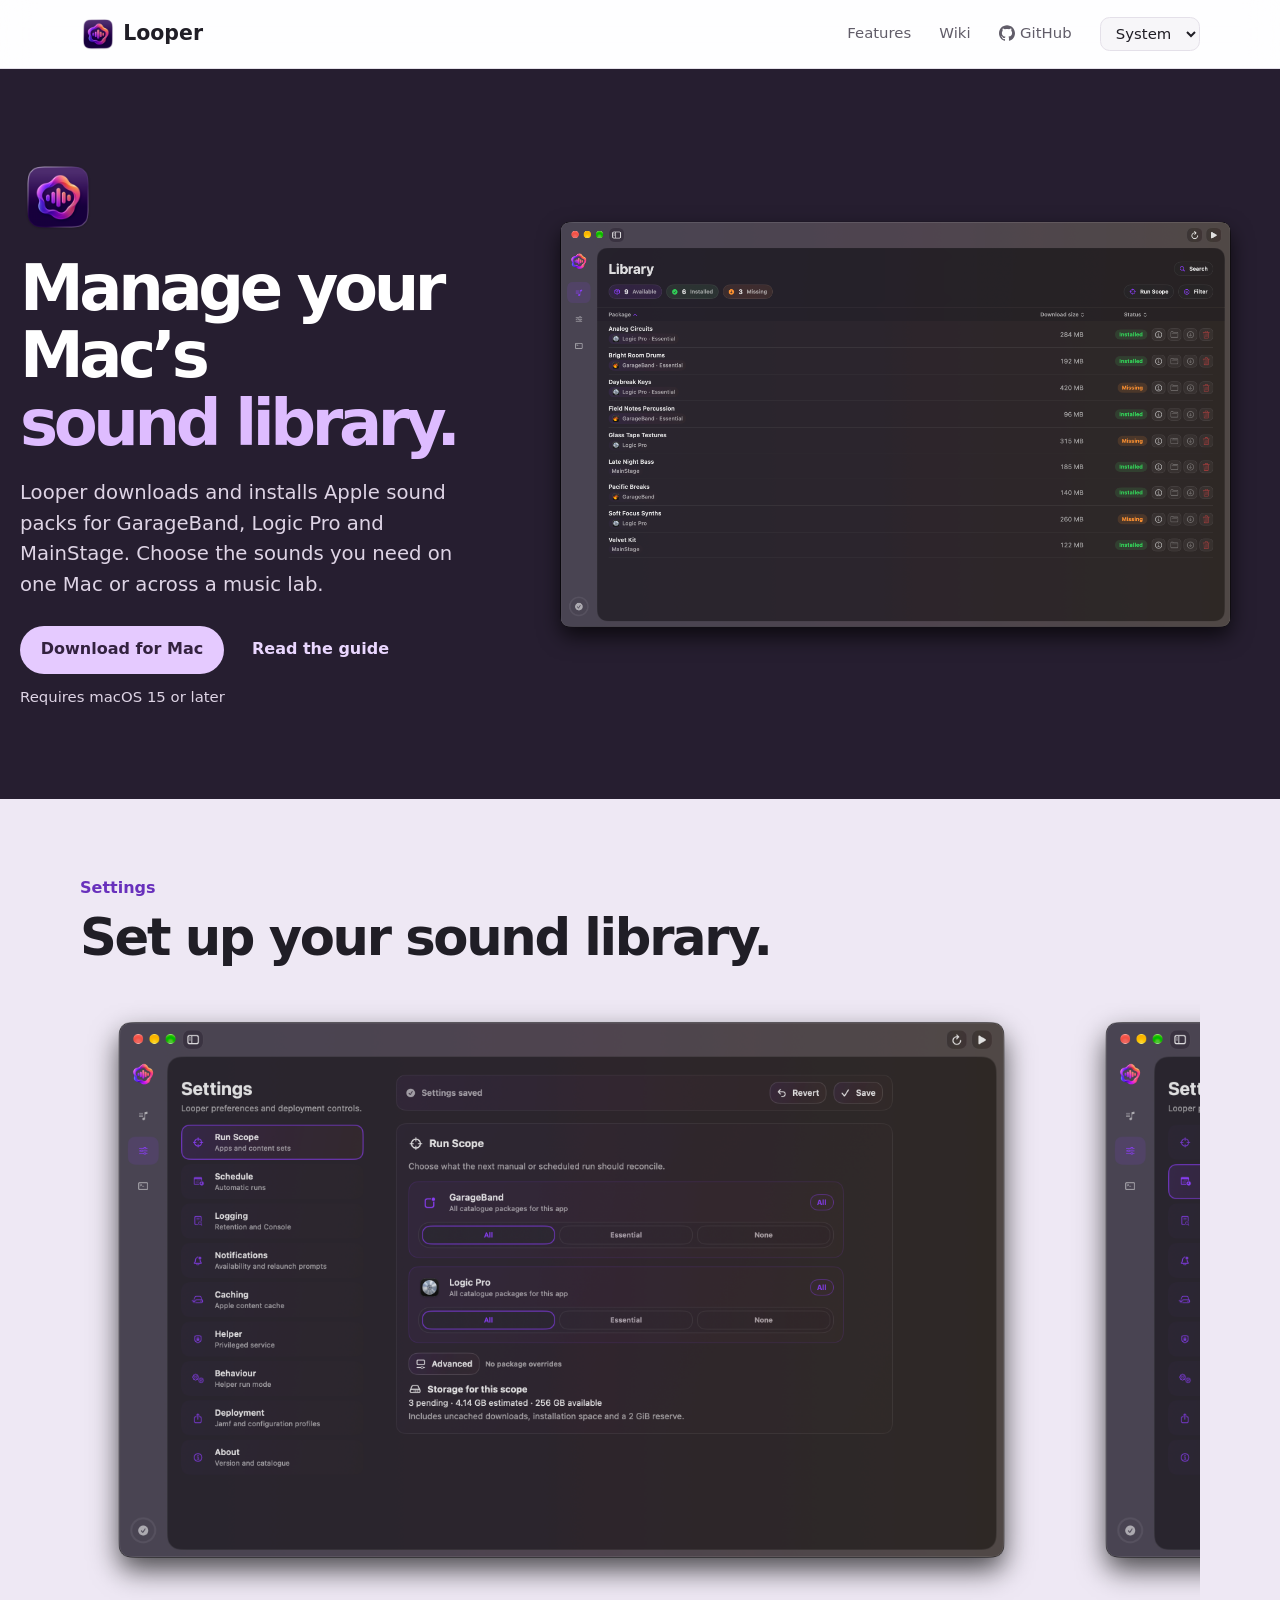
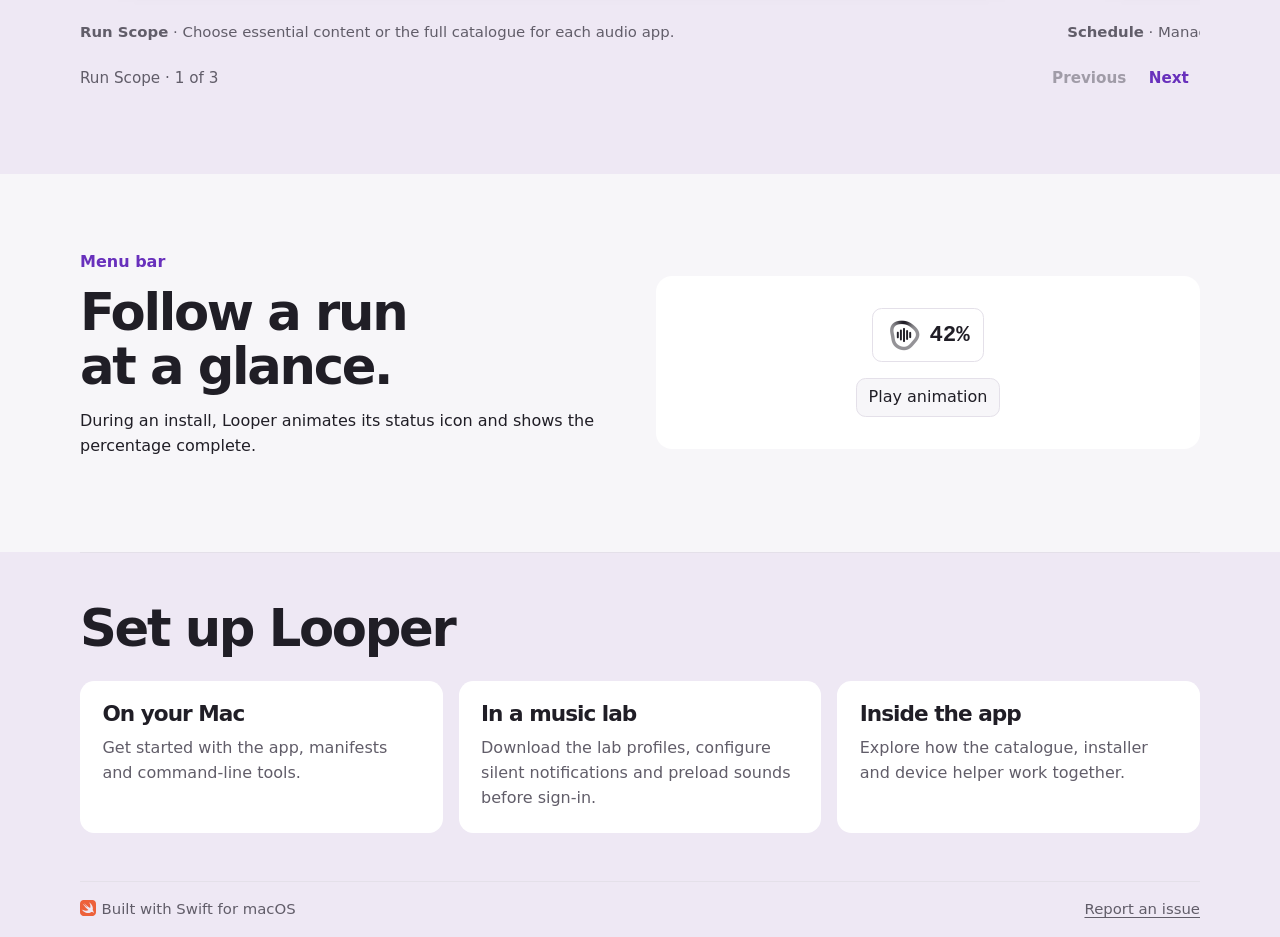
<file: index.html>
<!doctype html>
<html lang="en">
<head>
<meta charset="utf-8">
<meta name="viewport" content="width=device-width, initial-scale=1">
<meta name="description" content="Manage Apple Loops and sound libraries for GarageBand, Logic Pro and MainStage on macOS.">
<title>Looper — Apple sound libraries for Mac</title>
<link rel="icon" href="assets/looper-icon.png">
<script src="assets/site.js"></script>
<link rel="stylesheet" href="assets/site.css">
</head>
<body class="home">
<a class="skip" href="#main">Skip to content</a>
<header class="shell nav">
  <a class="brand" href="./"><img src="assets/looper-icon.png" alt="" width="36" height="36">Looper</a>
  <nav aria-label="Primary"><a href="#features">Features</a><a href="wiki/">Wiki</a><a href="https://github.com/maxhewett/Looper"><span class="mark github"></span>GitHub</a><select id="theme" aria-label="Appearance" title="Appearance" hidden><option value="auto">System</option><option value="light">Light</option><option value="dark">Dark</option></select></nav>
</header>
<main id="main">
  <section class="shell hero" aria-labelledby="hero-title">
    <div class="hero-copy"><img class="hero-icon" src="assets/looper-icon.png" width="76" height="76" alt="">
    <h1 id="hero-title">Manage your Mac’s<br><em>sound library.</em></h1>
    <p class="intro">Looper downloads and installs Apple sound packs for GarageBand, Logic Pro and MainStage. Choose the sounds you need on one Mac or across a music lab.</p>
    <div class="actions"><a class="button" href="https://github.com/maxhewett/Looper/releases/latest">Download for Mac</a><a class="secondary" href="wiki/">Read the guide</a></div>
    <p class="compat">Requires macOS 15 or later</p></div>
    <figure class="stage"><a href="assets/library.png"><img src="assets/library.png" width="2744" height="1744" fetchpriority="high" alt="Looper Library showing sound packs, download sizes and installation status"></a></figure>
  </section>
  <section id="features" class="shell gallery">
    <p class="eyebrow">Settings</p><h2>Set up your sound library.</h2>
    <div class="track" tabindex="0" role="region" aria-label="Settings screenshots" aria-roledescription="carousel">
    <figure class="app-shot" data-label="Run Scope"><a href="assets/settings.png"><img src="assets/settings.png" width="2744" height="1744" loading="lazy" alt="Looper Settings, Run Scope pane"></a><figcaption><strong>Run Scope</strong> · Choose essential content or the full catalogue for each audio app.</figcaption></figure>
    <figure class="app-shot" data-label="Schedule"><a href="assets/schedule.png"><img src="assets/schedule.png" width="2744" height="1744" loading="lazy" alt="Looper Settings, Schedule pane"></a><figcaption><strong>Schedule</strong> · Manage automatic runs and quiet hours.</figcaption></figure>
    <figure class="app-shot" data-label="Deployment"><a href="assets/deployment.png"><img src="assets/deployment.png" width="2744" height="1744" loading="lazy" alt="Looper Settings, Deployment pane"></a><figcaption><strong>Deployment</strong> · Export settings from a reference Mac for deployment through MDM.</figcaption></figure>
    </div>
    <div class="carousel-nav" hidden><span aria-live="polite"></span><div><button type="button" data-step="-1" aria-label="Previous screenshot">Previous</button><button type="button" data-step="1" aria-label="Next screenshot">Next</button></div></div>
  </section>
  <section class="shell menu-demo">
    <div><p class="eyebrow">Menu bar</p><h2>Follow a run at a glance.</h2><p>During an install, Looper animates its status icon and shows the percentage complete.</p></div>
    <figure><div class="menu-preview" aria-label="Looper install progress, 42 percent complete"><span class="menu-frame"></span>42%</div>
    <button id="play-menu" hidden>Play animation</button></figure>
  </section>
  <section class="shell guides"><h2>Set up Looper</h2>
    <div class="guide-grid"><a href="wiki/"><h3>On your Mac</h3><p>Get started with the app, manifests and command-line tools.</p></a>
    <a href="wiki/deployment.html"><h3>In a music lab</h3><p>Download the lab profiles, configure silent notifications and preload sounds before sign-in.</p></a>
    <a href="wiki/architecture.html"><h3>Inside the app</h3><p>Explore how the catalogue, installer and device helper work together.</p></a></div>
  </section>
</main>
<footer class="shell footer"><span class="platform"><span class="mark swift"></span>Built with Swift for macOS</span><a href="https://github.com/maxhewett/Looper/issues">Report an issue</a></footer>
</body>
</html>
</file>
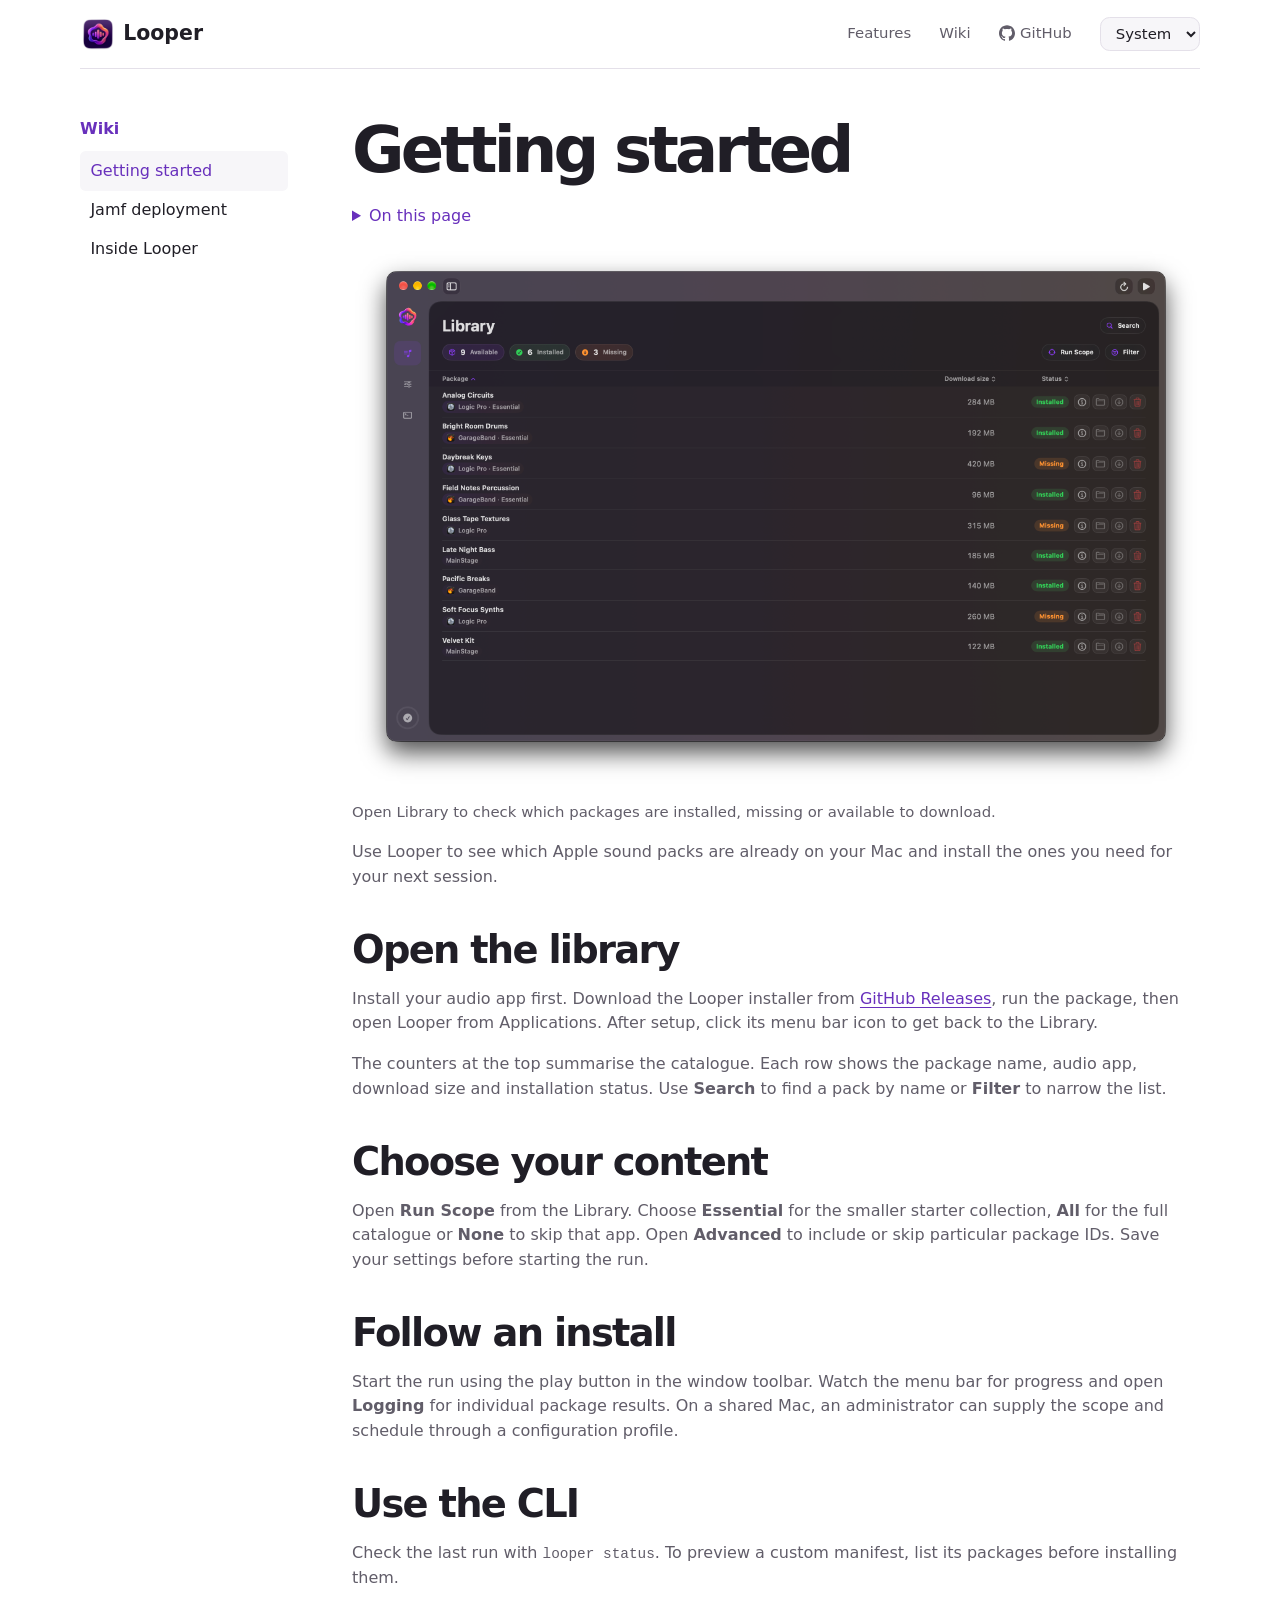
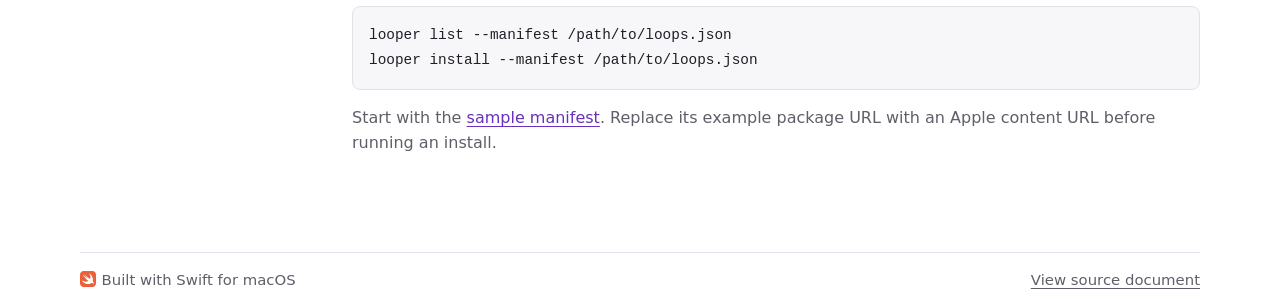
<file: wiki/index.html>
<!doctype html>
<html lang="en">
<head>
<meta charset="utf-8">
<meta name="viewport" content="width=device-width, initial-scale=1">
<title>Getting started · Looper Wiki</title>
<link rel="icon" href="../assets/looper-icon.png">
<script src="../assets/site.js"></script>
<link rel="stylesheet" href="../assets/site.css">
</head>
<body>
<a class="skip" href="#main">Skip to content</a>
<header class="shell nav">
  <a class="brand" href="../"><img src="../assets/looper-icon.png" alt="" width="36" height="36">Looper</a>
  <nav aria-label="Primary"><a href="../#features">Features</a><a href="./" aria-current="page">Wiki</a><a href="https://github.com/maxhewett/Looper"><span class="mark github"></span>GitHub</a><select id="theme" aria-label="Appearance" title="Appearance" hidden><option value="auto">System</option><option value="light">Light</option><option value="dark">Dark</option></select></nav>
</header>
<main class="shell docs" id="main">
  <nav class="doc-nav" aria-label="Wiki"><p class="eyebrow">Wiki</p><a href="index.html" aria-current="page">Getting started</a><a href="deployment.html">Jamf deployment</a><a href="architecture.html">Inside Looper</a></nav>
  <article class="doc-body">
    <h1 id="getting-started">Getting started</h1>
    <details class="contents"><summary>On this page</summary><div class="toc">
<ul>
<li><a href="#open-the-library">Open the library</a></li>
<li><a href="#choose-your-content">Choose your content</a></li>
<li><a href="#follow-an-install">Follow an install</a></li>
<li><a href="#use-the-cli">Use the CLI</a></li>
</ul>
</div>
</details>
    
        <figure class="app-shot">
          <a href="../assets/library.png"><img src="../assets/library.png" alt="Looper Library showing installed and missing sound packs" width="2744" height="1744" loading="lazy"></a>
          <figcaption>Open Library to check which packages are installed, missing or available to download.</figcaption>
        </figure>
        
    
<p>Use Looper to see which Apple sound packs are already on your Mac and install the ones you need for your next session.</p>
<h2 id="open-the-library">Open the library</h2>
<p>Install your audio app first. Download the Looper installer from <a href="https://github.com/maxhewett/Looper/releases/latest">GitHub Releases</a>, run the package, then open Looper from Applications. After setup, click its menu bar icon to get back to the Library.</p>
<p>The counters at the top summarise the catalogue. Each row shows the package name, audio app, download size and installation status. Use <strong>Search</strong> to find a pack by name or <strong>Filter</strong> to narrow the list.</p>
<h2 id="choose-your-content">Choose your content</h2>
<p>Open <strong>Run Scope</strong> from the Library. Choose <strong>Essential</strong> for the smaller starter collection, <strong>All</strong> for the full catalogue or <strong>None</strong> to skip that app. Open <strong>Advanced</strong> to include or skip particular package IDs. Save your settings before starting the run.</p>
<h2 id="follow-an-install">Follow an install</h2>
<p>Start the run using the play button in the window toolbar. Watch the menu bar for progress and open <strong>Logging</strong> for individual package results. On a shared Mac, an administrator can supply the scope and schedule through a configuration profile.</p>
<h2 id="use-the-cli">Use the CLI</h2>
<p>Check the last run with <code>looper status</code>. To preview a custom manifest, list its packages before installing them.</p>
<pre><code class="language-sh">looper list --manifest /path/to/loops.json
looper install --manifest /path/to/loops.json
</code></pre>
<p>Start with the <a href="https://github.com/maxhewett/Looper/blob/main/Manifests/sample-loops.json">sample manifest</a>. Replace its example package URL with an Apple content URL before running an install.</p>
  </article>
</main>
<footer class="shell footer"><span class="platform"><span class="mark swift"></span>Built with Swift for macOS</span><a href="https://github.com/maxhewett/Looper/blob/main/website/guides/getting-started.md">View source document</a></footer>
</body>
</html>
</file>
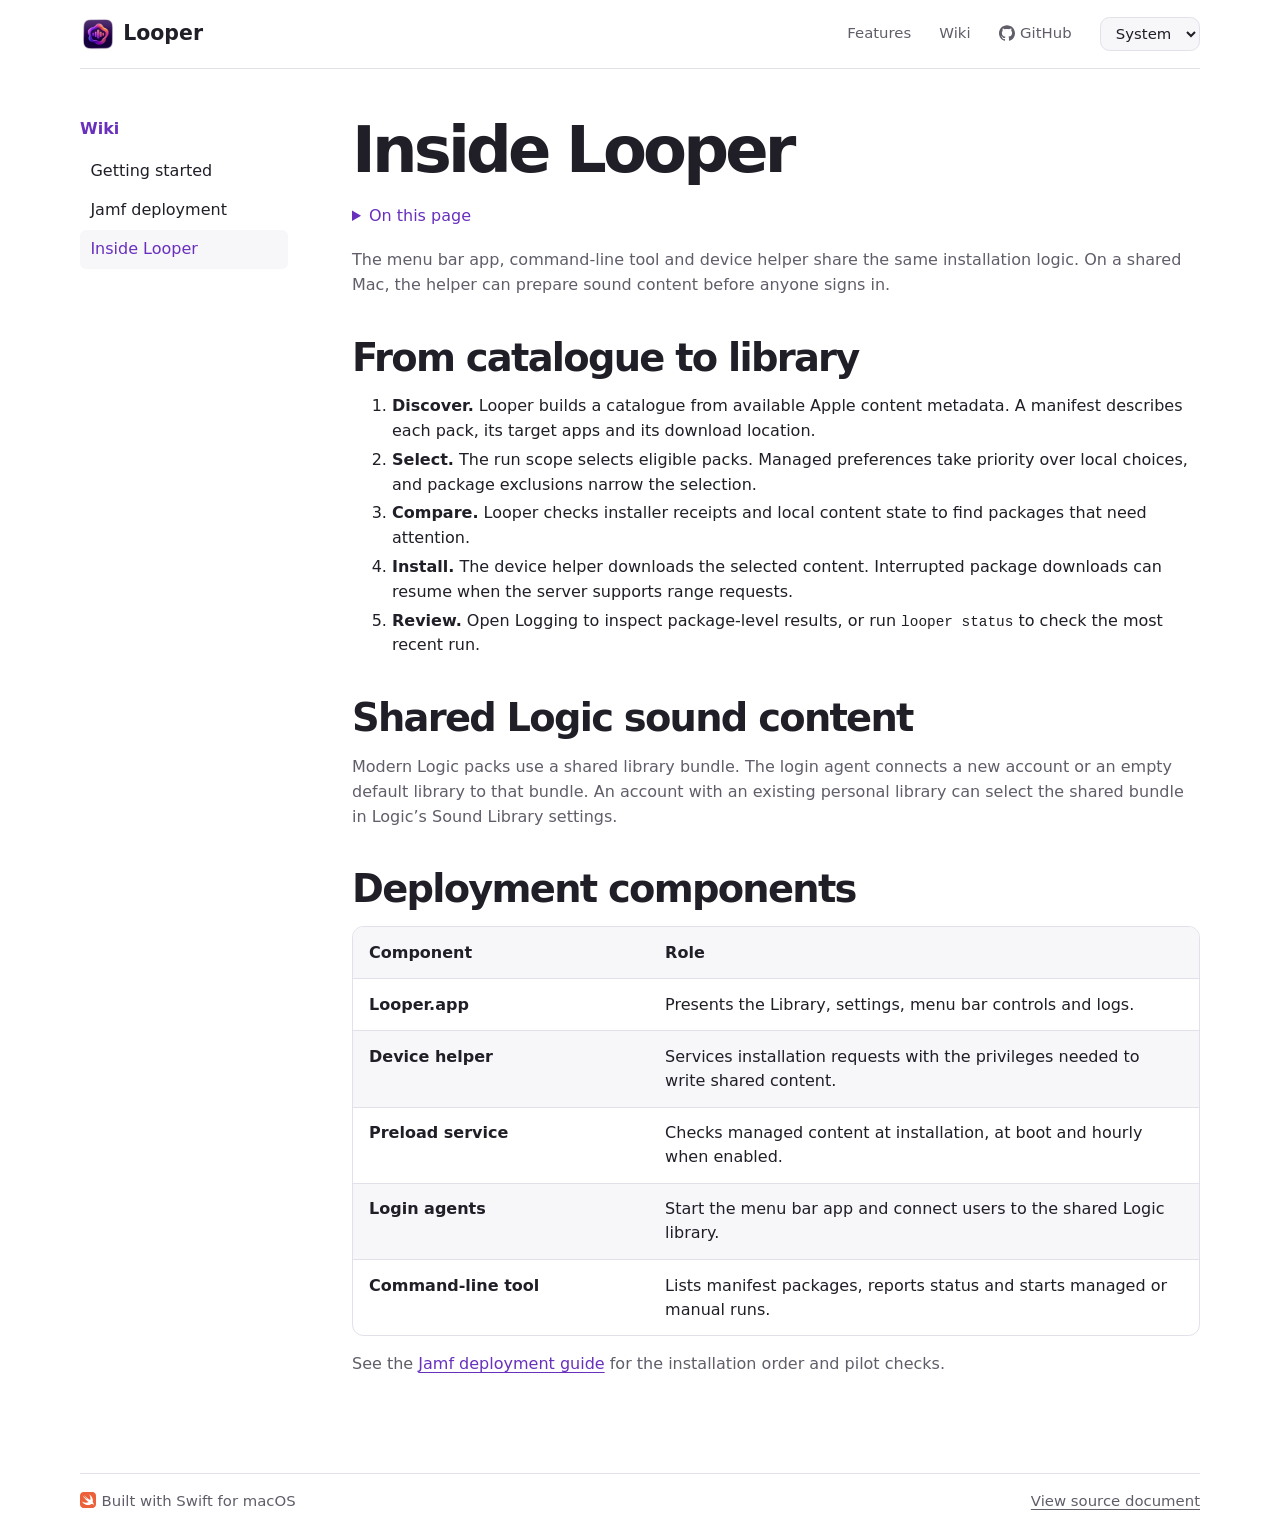
<file: wiki/architecture.html>
<!doctype html>
<html lang="en">
<head>
<meta charset="utf-8">
<meta name="viewport" content="width=device-width, initial-scale=1">
<title>Inside Looper · Looper Wiki</title>
<link rel="icon" href="../assets/looper-icon.png">
<script src="../assets/site.js"></script>
<link rel="stylesheet" href="../assets/site.css">
</head>
<body>
<a class="skip" href="#main">Skip to content</a>
<header class="shell nav">
  <a class="brand" href="../"><img src="../assets/looper-icon.png" alt="" width="36" height="36">Looper</a>
  <nav aria-label="Primary"><a href="../#features">Features</a><a href="./" aria-current="page">Wiki</a><a href="https://github.com/maxhewett/Looper"><span class="mark github"></span>GitHub</a><select id="theme" aria-label="Appearance" title="Appearance" hidden><option value="auto">System</option><option value="light">Light</option><option value="dark">Dark</option></select></nav>
</header>
<main class="shell docs" id="main">
  <nav class="doc-nav" aria-label="Wiki"><p class="eyebrow">Wiki</p><a href="index.html">Getting started</a><a href="deployment.html">Jamf deployment</a><a href="architecture.html" aria-current="page">Inside Looper</a></nav>
  <article class="doc-body">
    <h1 id="inside-looper">Inside Looper</h1>
    <details class="contents"><summary>On this page</summary><div class="toc">
<ul>
<li><a href="#from-catalogue-to-library">From catalogue to library</a></li>
<li><a href="#shared-logic-sound-content">Shared Logic sound content</a></li>
<li><a href="#deployment-components">Deployment components</a></li>
</ul>
</div>
</details>
    
    
<p>The menu bar app, command-line tool and device helper share the same installation logic. On a shared Mac, the helper can prepare sound content before anyone signs in.</p>
<h2 id="from-catalogue-to-library">From catalogue to library</h2>
<ol>
<li><strong>Discover.</strong> Looper builds a catalogue from available Apple content metadata. A manifest describes each pack, its target apps and its download location.</li>
<li><strong>Select.</strong> The run scope selects eligible packs. Managed preferences take priority over local choices, and package exclusions narrow the selection.</li>
<li><strong>Compare.</strong> Looper checks installer receipts and local content state to find packages that need attention.</li>
<li><strong>Install.</strong> The device helper downloads the selected content. Interrupted package downloads can resume when the server supports range requests.</li>
<li><strong>Review.</strong> Open Logging to inspect package-level results, or run <code>looper status</code> to check the most recent run.</li>
</ol>
<h2 id="shared-logic-sound-content">Shared Logic sound content</h2>
<p>Modern Logic packs use a shared library bundle. The login agent connects a new account or an empty default library to that bundle. An account with an existing personal library can select the shared bundle in Logic’s Sound Library settings.</p>
<h2 id="deployment-components">Deployment components</h2>
<div class="table-wrap" tabindex="0" role="region" aria-label="Documentation table"><table>
<thead>
<tr>
<th>Component</th>
<th>Role</th>
</tr>
</thead>
<tbody>
<tr>
<td>Looper.app</td>
<td>Presents the Library, settings, menu bar controls and logs.</td>
</tr>
<tr>
<td>Device helper</td>
<td>Services installation requests with the privileges needed to write shared content.</td>
</tr>
<tr>
<td>Preload service</td>
<td>Checks managed content at installation, at boot and hourly when enabled.</td>
</tr>
<tr>
<td>Login agents</td>
<td>Start the menu bar app and connect users to the shared Logic library.</td>
</tr>
<tr>
<td>Command-line tool</td>
<td>Lists manifest packages, reports status and starts managed or manual runs.</td>
</tr>
</tbody>
</table></div>
<p>See the <a href="deployment.html">Jamf deployment guide</a> for the installation order and pilot checks.</p>
  </article>
</main>
<footer class="shell footer"><span class="platform"><span class="mark swift"></span>Built with Swift for macOS</span><a href="https://github.com/maxhewett/Looper/blob/main/website/guides/architecture.md">View source document</a></footer>
</body>
</html>
</file>
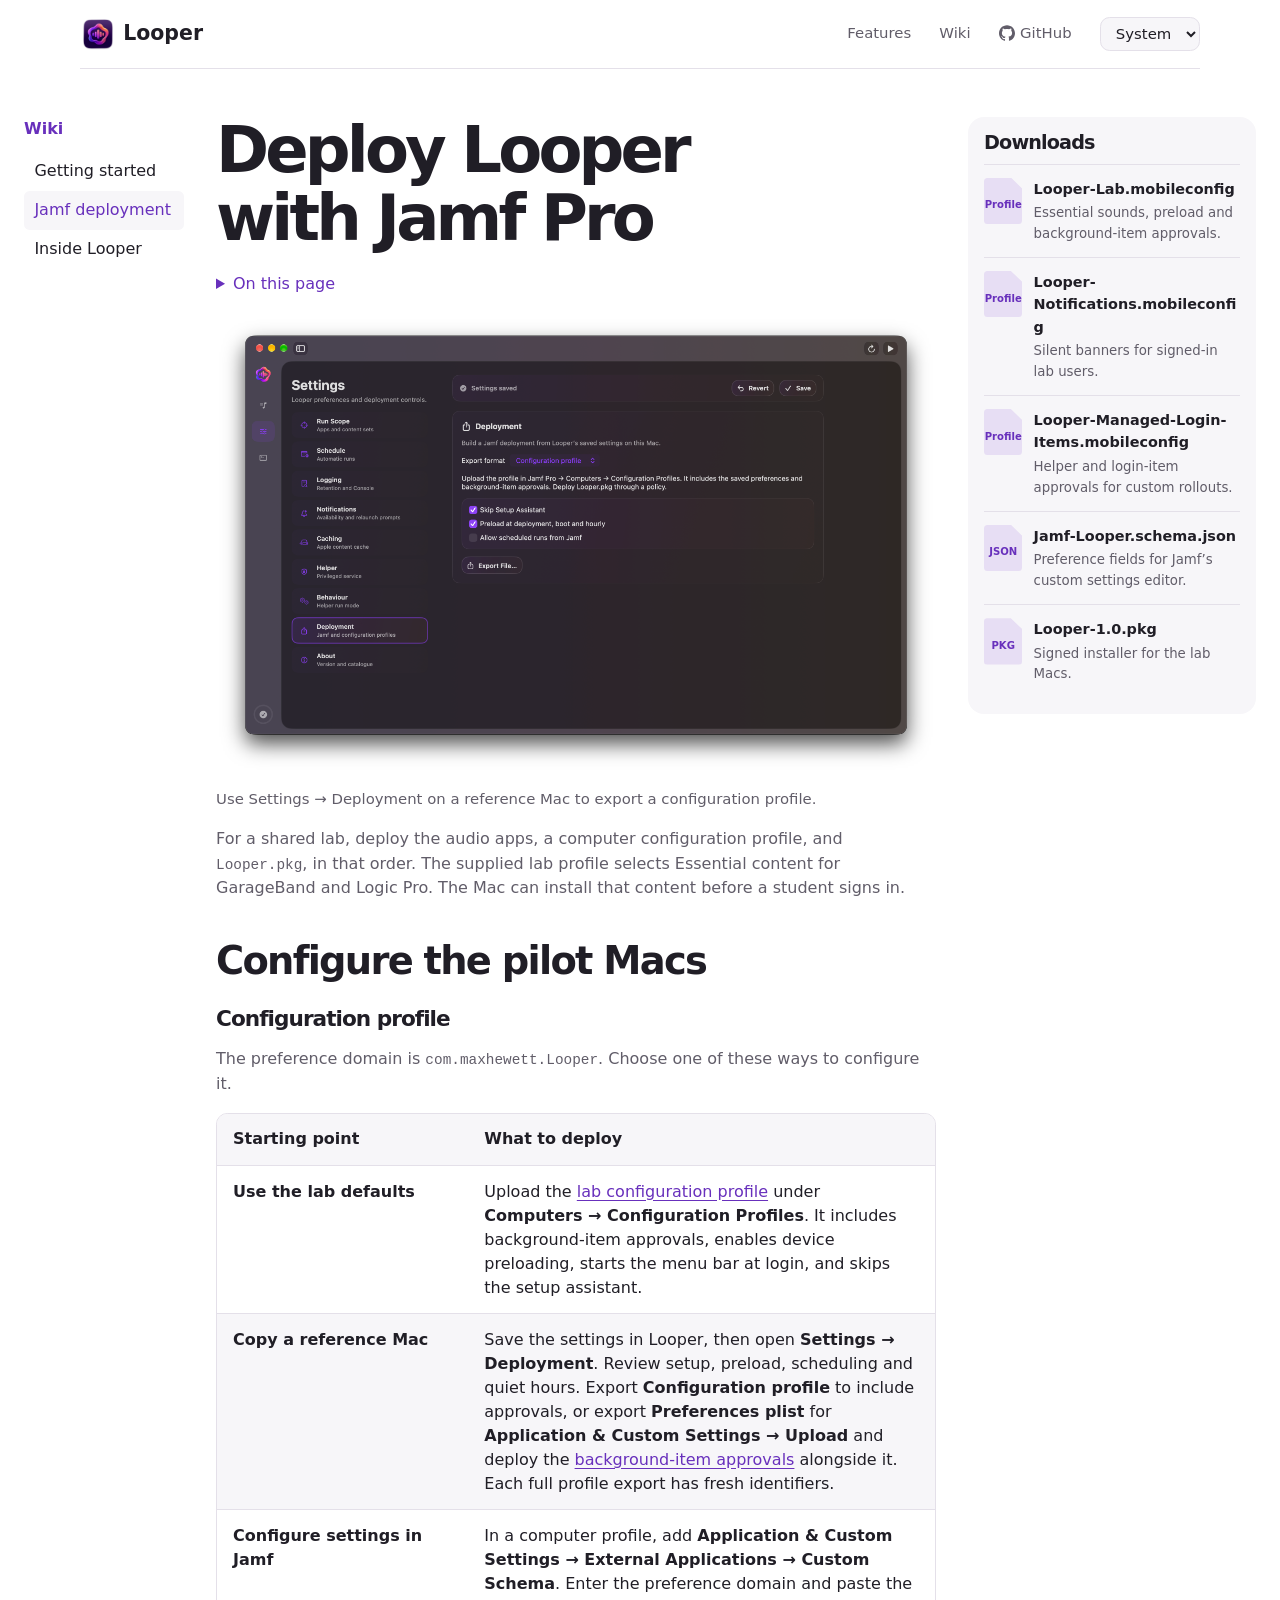
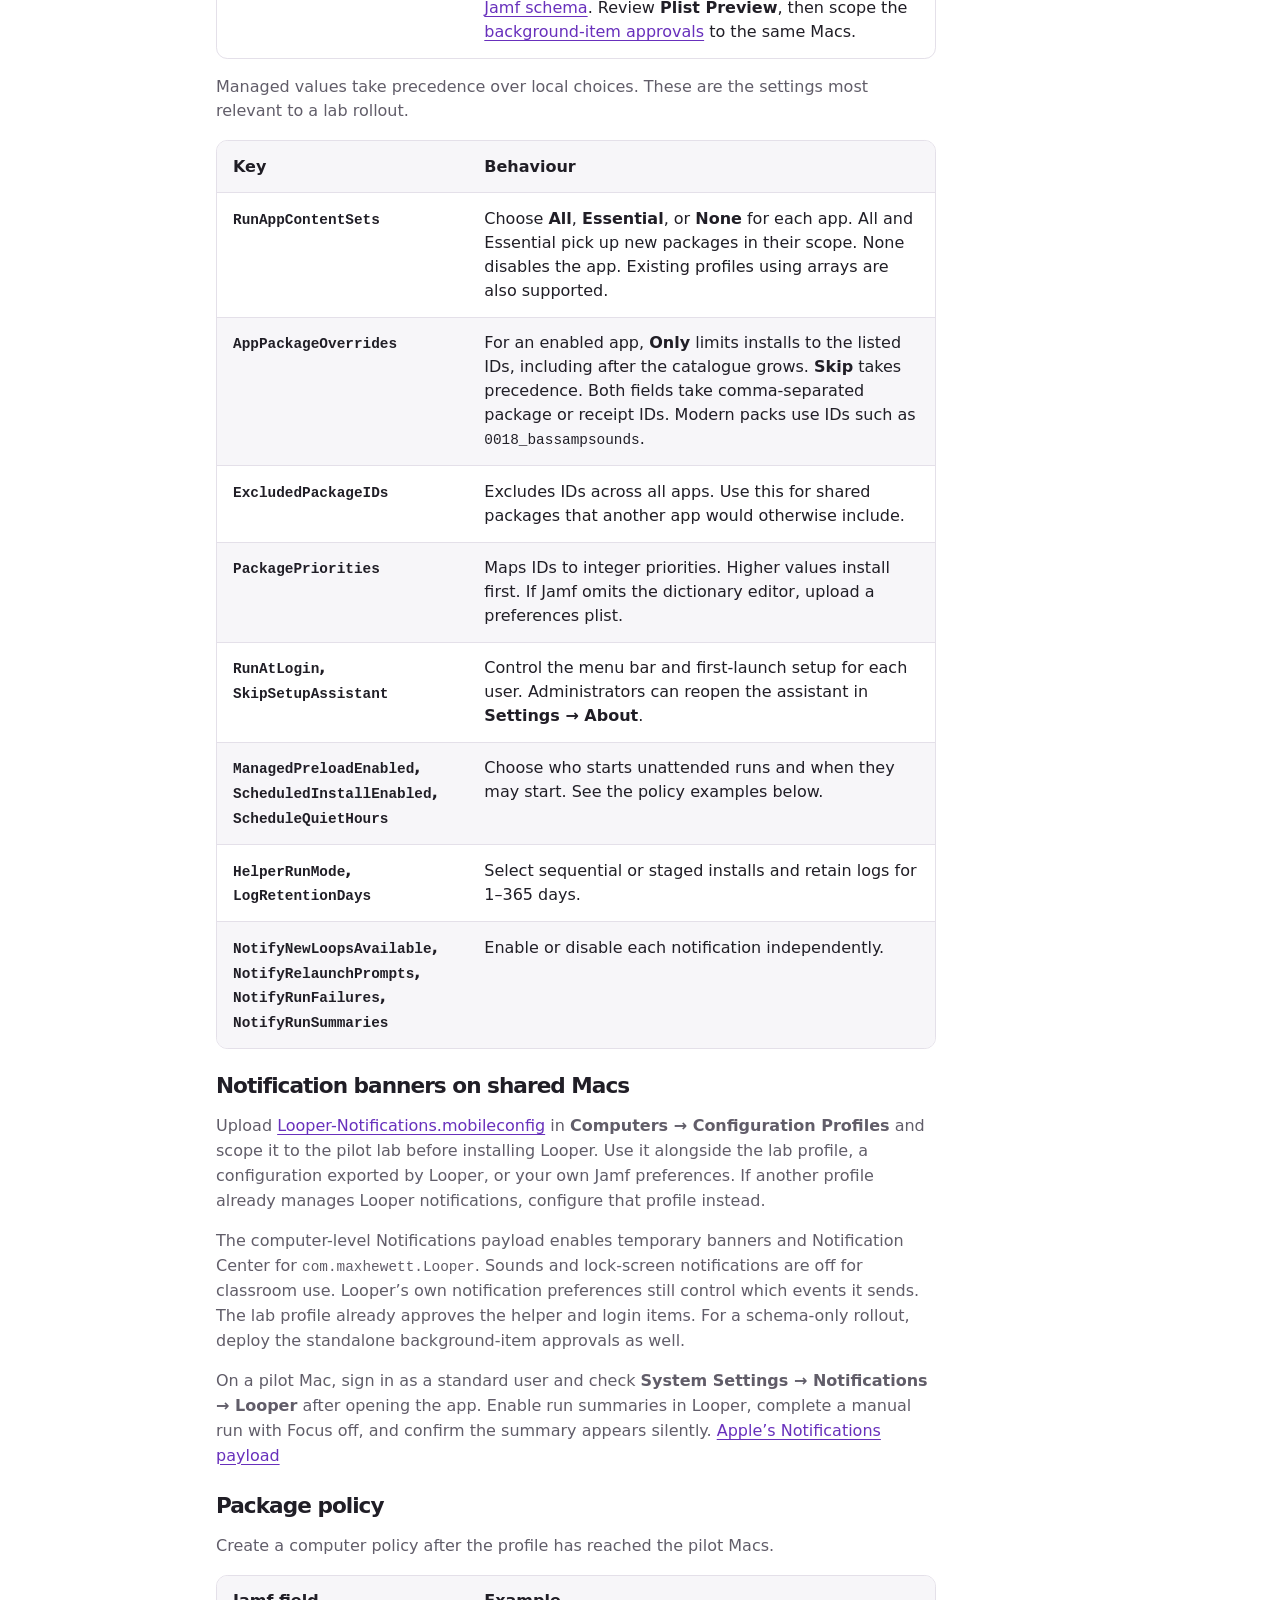
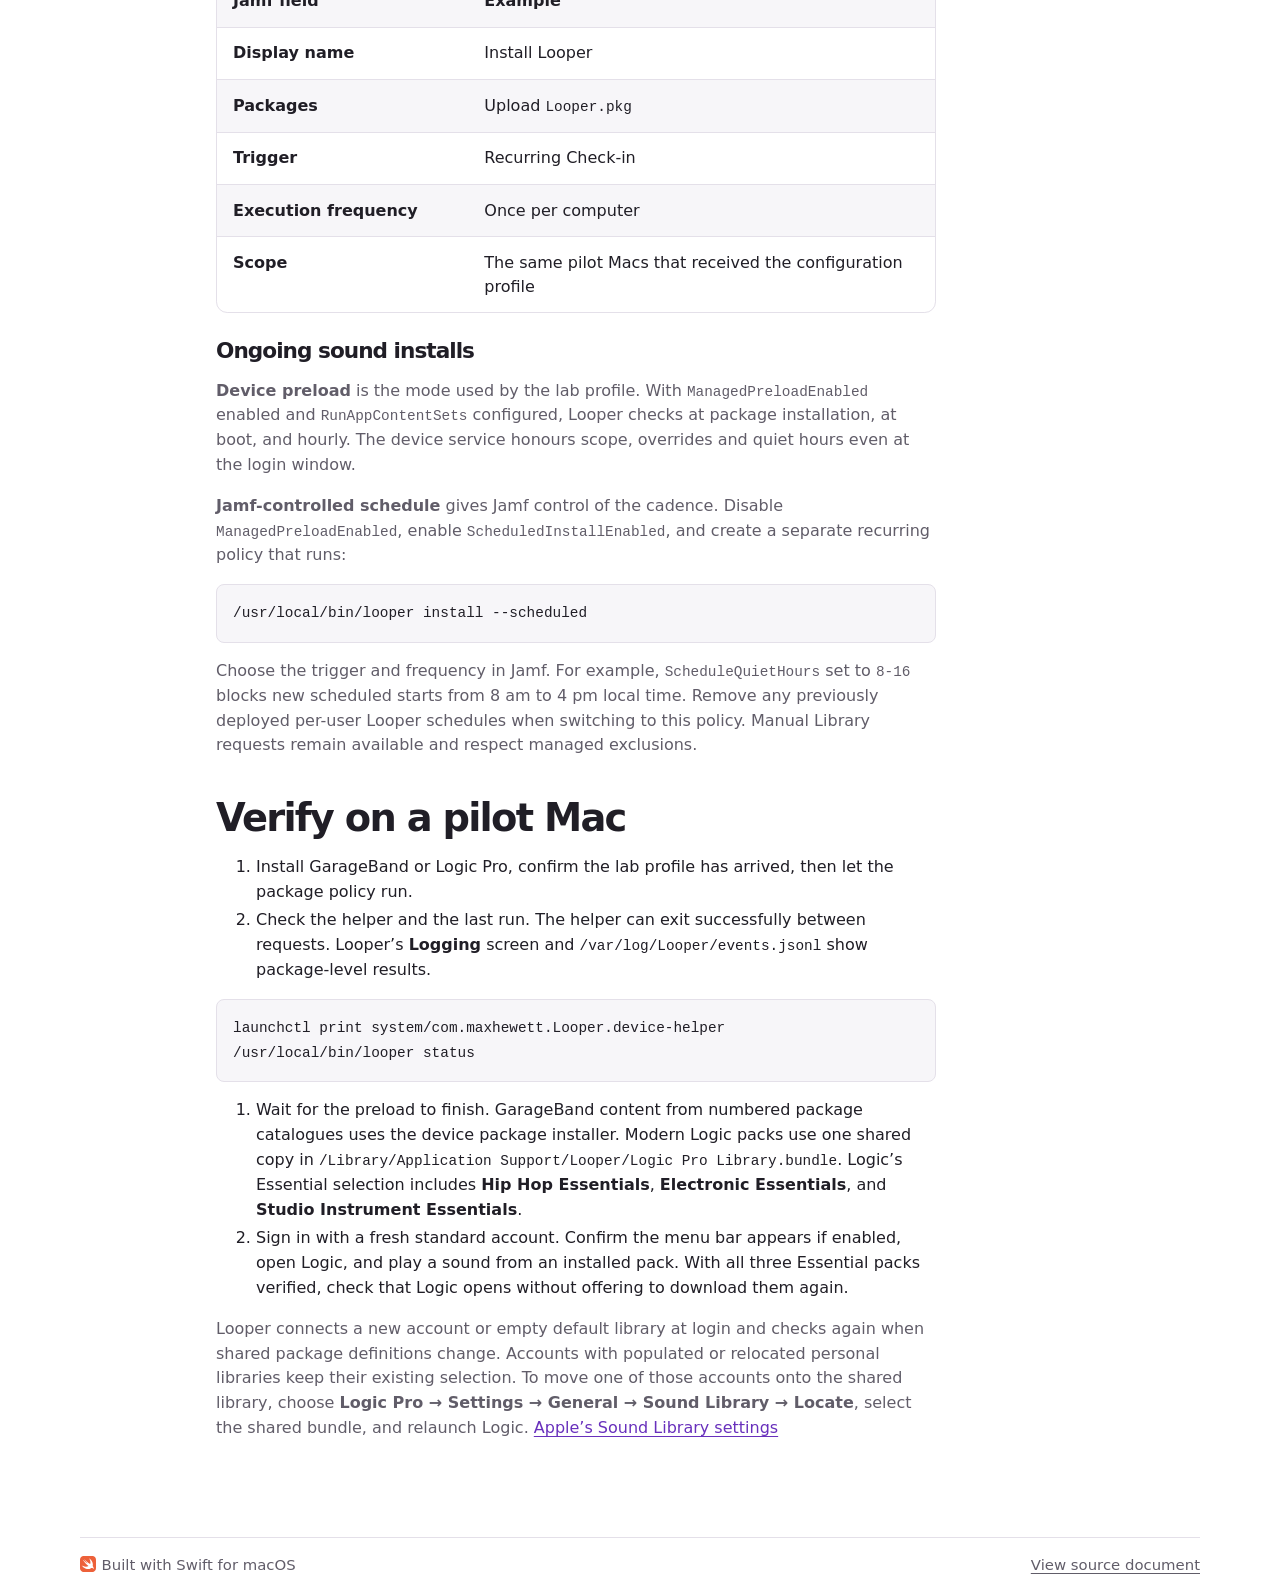
<file: wiki/deployment.html>
<!doctype html>
<html lang="en">
<head>
<meta charset="utf-8">
<meta name="viewport" content="width=device-width, initial-scale=1">
<title>Jamf deployment · Looper Wiki</title>
<link rel="icon" href="../assets/looper-icon.png">
<script src="../assets/site.js"></script>
<link rel="stylesheet" href="../assets/site.css">
</head>
<body>
<a class="skip" href="#main">Skip to content</a>
<header class="shell nav">
  <a class="brand" href="../"><img src="../assets/looper-icon.png" alt="" width="36" height="36">Looper</a>
  <nav aria-label="Primary"><a href="../#features">Features</a><a href="./" aria-current="page">Wiki</a><a href="https://github.com/maxhewett/Looper"><span class="mark github"></span>GitHub</a><select id="theme" aria-label="Appearance" title="Appearance" hidden><option value="auto">System</option><option value="light">Light</option><option value="dark">Dark</option></select></nav>
</header>
<main class="shell docs deployment-doc" id="main">
  <nav class="doc-nav" aria-label="Wiki"><p class="eyebrow">Wiki</p><a href="index.html">Getting started</a><a href="deployment.html" aria-current="page">Jamf deployment</a><a href="architecture.html">Inside Looper</a></nav>
  <article class="doc-body">
    <h1 id="deploy-looper-with-jamf-pro">Deploy Looper with Jamf Pro</h1>
    <details class="contents"><summary>On this page</summary><div class="toc">
<ul>
<li><a href="#configure-the-pilot-macs">Configure the pilot Macs</a><ul>
<li><a href="#configuration-profile">Configuration profile</a></li>
<li><a href="#notification-banners-on-shared-macs">Notification banners on shared Macs</a></li>
<li><a href="#package-policy">Package policy</a></li>
<li><a href="#ongoing-sound-installs">Ongoing sound installs</a></li>
</ul>
</li>
<li><a href="#verify-on-a-pilot-mac">Verify on a pilot Mac</a></li>
</ul>
</div>
</details>
    
        <figure class="app-shot">
          <a href="../assets/deployment.png"><img src="../assets/deployment.png" alt="Looper Settings showing the Deployment export controls" width="2744" height="1744" loading="lazy"></a>
          <figcaption>Use Settings → Deployment on a reference Mac to export a configuration profile.</figcaption>
        </figure>
        
    
<p>For a shared lab, deploy the audio apps, a computer configuration profile, and <code>Looper.pkg</code>, in that order. The supplied lab profile selects Essential content for GarageBand and Logic Pro. The Mac can install that content before a student signs in.</p>
<h2 id="configure-the-pilot-macs">Configure the pilot Macs</h2>
<h3 id="configuration-profile">Configuration profile</h3>
<p>The preference domain is <code>com.maxhewett.Looper</code>. Choose one of these ways to configure it.</p>
<div class="table-wrap" tabindex="0" role="region" aria-label="Documentation table"><table>
<thead>
<tr>
<th>Starting point</th>
<th>What to deploy</th>
</tr>
</thead>
<tbody>
<tr>
<td>Use the lab defaults</td>
<td>Upload the <a href="https://github.com/maxhewett/Looper/blob/main/Deployment/Looper-Lab.mobileconfig">lab configuration profile</a> under <strong>Computers → Configuration Profiles</strong>. It includes background-item approvals, enables device preloading, starts the menu bar at login, and skips the setup assistant.</td>
</tr>
<tr>
<td>Copy a reference Mac</td>
<td>Save the settings in Looper, then open <strong>Settings → Deployment</strong>. Review setup, preload, scheduling and quiet hours. Export <strong>Configuration profile</strong> to include approvals, or export <strong>Preferences plist</strong> for <strong>Application &amp; Custom Settings → Upload</strong> and deploy the <a href="https://github.com/maxhewett/Looper/blob/main/Deployment/Looper-Managed-Login-Items.mobileconfig">background-item approvals</a> alongside it. Each full profile export has fresh identifiers.</td>
</tr>
<tr>
<td>Configure settings in Jamf</td>
<td>In a computer profile, add <strong>Application &amp; Custom Settings → External Applications → Custom Schema</strong>. Enter the preference domain and paste the <a href="https://github.com/maxhewett/Looper/blob/main/Deployment/Jamf-Looper.schema.json">Jamf schema</a>. Review <strong>Plist Preview</strong>, then scope the <a href="https://github.com/maxhewett/Looper/blob/main/Deployment/Looper-Managed-Login-Items.mobileconfig">background-item approvals</a> to the same Macs.</td>
</tr>
</tbody>
</table></div>
<p>Managed values take precedence over local choices. These are the settings most relevant to a lab rollout.</p>
<div class="table-wrap" tabindex="0" role="region" aria-label="Documentation table"><table>
<thead>
<tr>
<th>Key</th>
<th>Behaviour</th>
</tr>
</thead>
<tbody>
<tr>
<td><code>RunAppContentSets</code></td>
<td>Choose <strong>All</strong>, <strong>Essential</strong>, or <strong>None</strong> for each app. All and Essential pick up new packages in their scope. None disables the app. Existing profiles using arrays are also supported.</td>
</tr>
<tr>
<td><code>AppPackageOverrides</code></td>
<td>For an enabled app, <strong>Only</strong> limits installs to the listed IDs, including after the catalogue grows. <strong>Skip</strong> takes precedence. Both fields take comma-separated package or receipt IDs. Modern packs use IDs such as <code>0018_bassampsounds</code>.</td>
</tr>
<tr>
<td><code>ExcludedPackageIDs</code></td>
<td>Excludes IDs across all apps. Use this for shared packages that another app would otherwise include.</td>
</tr>
<tr>
<td><code>PackagePriorities</code></td>
<td>Maps IDs to integer priorities. Higher values install first. If Jamf omits the dictionary editor, upload a preferences plist.</td>
</tr>
<tr>
<td><code>RunAtLogin</code>, <code>SkipSetupAssistant</code></td>
<td>Control the menu bar and first-launch setup for each user. Administrators can reopen the assistant in <strong>Settings → About</strong>.</td>
</tr>
<tr>
<td><code>ManagedPreloadEnabled</code>, <code>ScheduledInstallEnabled</code>, <code>ScheduleQuietHours</code></td>
<td>Choose who starts unattended runs and when they may start. See the policy examples below.</td>
</tr>
<tr>
<td><code>HelperRunMode</code>, <code>LogRetentionDays</code></td>
<td>Select sequential or staged installs and retain logs for 1–365 days.</td>
</tr>
<tr>
<td><code>NotifyNewLoopsAvailable</code>, <code>NotifyRelaunchPrompts</code>, <code>NotifyRunFailures</code>, <code>NotifyRunSummaries</code></td>
<td>Enable or disable each notification independently.</td>
</tr>
</tbody>
</table></div>
<h3 id="notification-banners-on-shared-macs">Notification banners on shared Macs</h3>
<p>Upload <a href="https://github.com/maxhewett/Looper/blob/main/Deployment/Looper-Notifications.mobileconfig">Looper-Notifications.mobileconfig</a> in <strong>Computers → Configuration Profiles</strong> and scope it to the pilot lab before installing Looper. Use it alongside the lab profile, a configuration exported by Looper, or your own Jamf preferences. If another profile already manages Looper notifications, configure that profile instead.</p>
<p>The computer-level Notifications payload enables temporary banners and Notification Center for <code>com.maxhewett.Looper</code>. Sounds and lock-screen notifications are off for classroom use. Looper’s own notification preferences still control which events it sends. The lab profile already approves the helper and login items. For a schema-only rollout, deploy the standalone background-item approvals as well.</p>
<p>On a pilot Mac, sign in as a standard user and check <strong>System Settings → Notifications → Looper</strong> after opening the app. Enable run summaries in Looper, complete a manual run with Focus off, and confirm the summary appears silently. <a href="https://developer.apple.com/documentation/devicemanagement/notifications">Apple’s Notifications payload</a></p>
<h3 id="package-policy">Package policy</h3>
<p>Create a computer policy after the profile has reached the pilot Macs.</p>
<div class="table-wrap" tabindex="0" role="region" aria-label="Documentation table"><table>
<thead>
<tr>
<th>Jamf field</th>
<th>Example</th>
</tr>
</thead>
<tbody>
<tr>
<td>Display name</td>
<td>Install Looper</td>
</tr>
<tr>
<td>Packages</td>
<td>Upload <code>Looper.pkg</code></td>
</tr>
<tr>
<td>Trigger</td>
<td>Recurring Check-in</td>
</tr>
<tr>
<td>Execution frequency</td>
<td>Once per computer</td>
</tr>
<tr>
<td>Scope</td>
<td>The same pilot Macs that received the configuration profile</td>
</tr>
</tbody>
</table></div>
<h3 id="ongoing-sound-installs">Ongoing sound installs</h3>
<p><strong>Device preload</strong> is the mode used by the lab profile. With <code>ManagedPreloadEnabled</code> enabled and <code>RunAppContentSets</code> configured, Looper checks at package installation, at boot, and hourly. The device service honours scope, overrides and quiet hours even at the login window.</p>
<p><strong>Jamf-controlled schedule</strong> gives Jamf control of the cadence. Disable <code>ManagedPreloadEnabled</code>, enable <code>ScheduledInstallEnabled</code>, and create a separate recurring policy that runs:</p>
<pre><code class="language-sh">/usr/local/bin/looper install --scheduled
</code></pre>
<p>Choose the trigger and frequency in Jamf. For example, <code>ScheduleQuietHours</code> set to <code>8-16</code> blocks new scheduled starts from 8 am to 4 pm local time. Remove any previously deployed per-user Looper schedules when switching to this policy. Manual Library requests remain available and respect managed exclusions.</p>
<h2 id="verify-on-a-pilot-mac">Verify on a pilot Mac</h2>
<ol>
<li>Install GarageBand or Logic Pro, confirm the lab profile has arrived, then let the package policy run.</li>
<li>Check the helper and the last run. The helper can exit successfully between requests. Looper’s <strong>Logging</strong> screen and <code>/var/log/Looper/events.jsonl</code> show package-level results.</li>
</ol>
<pre><code class="language-sh">launchctl print system/com.maxhewett.Looper.device-helper
/usr/local/bin/looper status
</code></pre>
<ol>
<li>Wait for the preload to finish. GarageBand content from numbered package catalogues uses the device package installer. Modern Logic packs use one shared copy in <code>/Library/Application Support/Looper/Logic Pro Library.bundle</code>. Logic’s Essential selection includes <strong>Hip Hop Essentials</strong>, <strong>Electronic Essentials</strong>, and <strong>Studio Instrument Essentials</strong>.</li>
<li>Sign in with a fresh standard account. Confirm the menu bar appears if enabled, open Logic, and play a sound from an installed pack. With all three Essential packs verified, check that Logic opens without offering to download them again.</li>
</ol>
<p>Looper connects a new account or empty default library at login and checks again when shared package definitions change. Accounts with populated or relocated personal libraries keep their existing selection. To move one of those accounts onto the shared library, choose <strong>Logic Pro → Settings → General → Sound Library → Locate</strong>, select the shared bundle, and relaunch Logic. <a href="https://support.apple.com/guide/logicpro/lgcp725c6d3d/mac">Apple’s Sound Library settings</a></p>
  </article>
  <aside class="attachments" aria-label="Deployment downloads"><h2>Downloads</h2><a download href="../downloads/Looper-Lab.mobileconfig"><i aria-hidden="true">Profile</i><span><strong>Looper-Lab.mobileconfig</strong><small>Essential sounds, preload and background-item approvals.</small></span></a><a download href="../downloads/Looper-Notifications.mobileconfig"><i aria-hidden="true">Profile</i><span><strong>Looper-Notifications.mobileconfig</strong><small>Silent banners for signed-in lab users.</small></span></a><a download href="../downloads/Looper-Managed-Login-Items.mobileconfig"><i aria-hidden="true">Profile</i><span><strong>Looper-Managed-Login-Items.mobileconfig</strong><small>Helper and login-item approvals for custom rollouts.</small></span></a><a download href="../downloads/Jamf-Looper.schema.json"><i aria-hidden="true">JSON</i><span><strong>Jamf-Looper.schema.json</strong><small>Preference fields for Jamf’s custom settings editor.</small></span></a><a href="https://github.com/maxhewett/Looper/releases/download/v1.0/Looper-1.0.pkg"><i aria-hidden="true">PKG</i><span><strong>Looper-1.0.pkg</strong><small>Signed installer for the lab Macs.</small></span></a></aside>
</main>
<footer class="shell footer"><span class="platform"><span class="mark swift"></span>Built with Swift for macOS</span><a href="https://github.com/maxhewett/Looper/blob/main/Deployment/README.md">View source document</a></footer>
</body>
</html>
</file>
<file: assets/site.css>
/* Looper's native violet accent on a light document surface. */
:root{color-scheme:light;--bg:#fff;--text:#201e26;--muted:#615d69;--panel:#f7f6f9;--line:#e4e0e9;--accent:#6830bc}
*{box-sizing:border-box}
body{margin:0;background:var(--bg);color:var(--text);font:1rem/1.55 -apple-system,BlinkMacSystemFont,system-ui,sans-serif}
a{color:inherit;text-underline-offset:.2em}
a:focus-visible{outline:3px solid var(--accent);outline-offset:4px}
img{display:block;max-width:100%;height:auto}
.shell{width:min(70rem,calc(100% - 2.5rem));margin-inline:auto}
.nav,.footer,.nav nav,.brand,.actions{display:flex;align-items:center}
.nav,.footer{justify-content:space-between;gap:1rem;padding-block:1rem;border-bottom:1px solid var(--line)}
.brand{gap:.45rem;font-size:1.28rem;font-weight:720}
.nav a,.actions a,.guide-grid a{text-decoration:none}
.nav nav,.actions{gap:clamp(.8rem,3vw,1.75rem)}
.nav nav,.compat,figcaption,.footer{font-size:.93rem;color:var(--muted)}
.nav nav a:hover,.guide-grid a:hover h3{color:var(--accent)}
.skip{position:absolute;left:1rem;top:-5rem;background:white;padding:.5rem}.skip:focus{top:0}
.hero{text-align:center;padding-top:clamp(3rem,6vw,5rem)}
h1,h2,h3{line-height:1.06;text-wrap:balance;margin:0;letter-spacing:-.045em}
h1{font-size:clamp(3rem,6.6vw,6rem);font-weight:680}
.intro{max-width:42rem;margin:1.25rem auto;color:var(--muted);font-size:clamp(1.05rem,1.6vw,1.23rem)}
.actions{justify-content:center;margin-top:1.6rem;font-weight:630}
.button{padding:.72rem 1.3rem;border-radius:2rem;background:#7134ce;color:white}
.secondary{color:var(--accent)}.secondary:hover{text-decoration:underline}
.compat{margin:.8rem 0 2.25rem}
.stage img,.app-shot img{width:100%;height:auto}
figcaption{margin-top:.9rem}.stage figcaption{color:#51475e}
h2{font-size:clamp(2rem,4vw,3.35rem)}h3{font-size:1.35rem}
.scope{display:grid;grid-template-columns:1fr 1.65fr;align-items:center;gap:clamp(2rem,6vw,5rem);padding-block:clamp(3.5rem,8vw,7rem)}
.scope p,.guide-grid p,.doc-body p{color:var(--muted)}
.eyebrow,.scope .eyebrow{color:var(--accent);font-weight:650;margin:0 0 .6rem}
.app-shot{margin:1rem 0}
.guides{border-top:1px solid var(--line);padding-block:3rem}
.guide-grid{display:grid;grid-template-columns:repeat(3,1fr);gap:1rem;margin-top:1.6rem}
.guide-grid a{padding:1.4rem;background:var(--panel);border-radius:.9rem}
.guide-grid p{margin:.65rem 0 0}
.footer{border-top:1px solid var(--line);border-bottom:0}
.docs{display:grid;grid-template-columns:13rem minmax(0,1fr);gap:clamp(2rem,5vw,5rem);padding-block:3rem 5rem}
.doc-nav{align-self:start;position:sticky;top:1.25rem}
.doc-nav a{display:block;padding:.45rem .65rem;text-decoration:none;border-radius:.35rem}
.doc-nav a:hover,.doc-nav [aria-current]{background:var(--panel);color:var(--accent)}
.doc-body{min-width:0;overflow-wrap:anywhere}
.doc-body h1{font-size:clamp(2.3rem,5vw,4rem);letter-spacing:-.06em}
.doc-body h2{font-size:clamp(1.6rem,3vw,2.4rem);margin-top:2.5rem}
.doc-body h3,.doc-body h4{margin-top:1.65rem}
.doc-body a{color:var(--accent);text-underline-offset:.2em}
.doc-body pre,.table-wrap{overflow:auto;max-width:100%}
.doc-body pre{padding:1rem;background:var(--panel);border:1px solid var(--line);border-radius:.5rem}
.doc-body code{font-family:ui-monospace,monospace;font-size:.9em}
.doc-body table{border-collapse:collapse;width:100%}
.doc-body th,.doc-body td{border:1px solid var(--line);padding:.65rem;text-align:left;vertical-align:top}
.doc-body th{background:var(--panel)}
.doc-body li{margin-block:.25em}
.toc{padding:1rem 1.25rem;background:var(--panel);border-radius:.5rem;margin-block:1.5rem}
.toc ul{margin-block:.5rem}

@media(max-width:760px){.scope,.docs,.guide-grid{grid-template-columns:1fr}.scope,.docs{gap:1.25rem}.doc-nav{position:static}.nav nav{gap:.8rem}.doc-body{width:100%}}

:root{color-scheme:light dark;--bg:light-dark(#fff,#17151b);--text:light-dark(#201e26,#f6f2fa);--muted:light-dark(#615d69,#c2baca);--panel:light-dark(#f7f6f9,#25212b);--line:light-dark(#e4e0e9,#42394b);--accent:light-dark(#6830bc,#ccabff)}
:root[data-theme=light]{color-scheme:light}
:root[data-theme=dark]{color-scheme:dark}
.skip{background:var(--bg)}
.mark{display:inline-block;width:1.1em;height:1.1em;vertical-align:-.16em;background:currentColor;mask:var(--icon) center / contain no-repeat;margin-right:.35em}
.github{--icon:url(github.svg)}
.swift{--icon:url(swift.svg);color:#ed613a}
select,button{font:inherit;color:var(--text);border:1px solid var(--line);background:var(--panel);border-radius:.6rem;padding:.4rem .7rem;cursor:pointer}
:where(button,select,summary):focus-visible{outline:3px solid var(--accent);outline-offset:3px}
.gallery,.menu-demo{padding-block:clamp(2.5rem,6vw,5rem)}
.menu-demo{border-top:1px solid var(--line);display:grid;grid-template-columns:1fr 1fr;align-items:center;gap:2rem}
.menu-demo figure{text-align:center;margin:0;background:var(--panel);border-radius:1rem;padding:2rem}
.menu-demo button{margin-top:1rem}
.menu-preview{display:inline-flex;align-items:center;gap:.45rem;background:var(--bg);border:1px solid var(--line);padding:.5rem .85rem;border-radius:.6rem;font:600 1.4rem ui-monospace,monospace}
.menu-frame{width:36px;height:36px;background:currentColor;mask:url(menu-progress.png) 0 0 / 576px 36px no-repeat}
.menu-frame.playing{animation:menu-progress 666.667ms steps(16,end) infinite}
@keyframes menu-progress{to{mask-position:-576px 0}}
.contents{margin:1.2rem 0}.contents summary{cursor:pointer;color:var(--accent)}
.table-wrap{margin:1rem 0;border:1px solid var(--line);border-radius:.7rem}
.doc-body table{min-width:34rem;line-height:1.5}
.doc-body th,.doc-body td{border:0;border-bottom:1px solid var(--line);padding:.85rem 1rem;overflow-wrap:normal}
.doc-body tbody tr:last-child td{border-bottom:0}
.doc-body td:first-child{width:35%;font-weight:550}
.doc-body td code{overflow-wrap:anywhere}
.doc-body tbody tr:nth-child(even){background:var(--panel)}
@media(max-width:650px){.menu-demo{grid-template-columns:1fr}.nav{flex-wrap:wrap}.nav nav{flex-wrap:wrap;gap:.8rem}.footer{flex-wrap:wrap}.doc-body table{min-width:30rem}}

/* Keep the screenshot glass unobstructed. Colour belongs to the sections. */
.home{--wash:light-dark(#eee8f4,#241e2b);background:var(--wash)}
.home .nav{position:sticky;top:0;z-index:5;width:100%;padding-inline:max(1.25rem,calc((100% - 70rem)/2));background:color-mix(in srgb,var(--bg) 92%,transparent);backdrop-filter:blur(16px)}
.home .skip{z-index:6}
.home section{scroll-margin-top:6.5rem}
.hero{background:#261e30;color:#fff;width:100%;padding:clamp(3rem,7vw,7rem) max(1.25rem,calc((100% - 78rem)/2));display:grid;grid-template-columns:minmax(0,.85fr) minmax(0,1.35fr);align-items:center;text-align:left;gap:clamp(2rem,4vw,5rem)}
.hero-icon{margin-bottom:1.25rem}
.hero h1{font-size:clamp(3.1rem,5vw,5.6rem);letter-spacing:-.068em}
.hero h1 em{color:#debcff;font-style:normal}
.hero .intro,.hero .compat{color:#ded4e5}
.hero .actions{justify-content:flex-start;flex-wrap:wrap}
.hero .secondary{color:#ead7ff}
.hero .button{background:#e5caff;color:#33223f}
.hero .compat{margin-bottom:0}
.stage{margin:0;min-width:0}
.stage img{display:block;width:100%;height:auto}
.gallery .track{display:flex;gap:clamp(.8rem,2vw,1.5rem);overflow-x:auto;scroll-snap-type:x mandatory;padding:.5rem 0 1rem;position:relative;scrollbar-color:var(--accent) transparent}
.gallery .track:after{content:"";flex:0 0 calc(14% - clamp(.8rem,2vw,1.5rem))}
.gallery .app-shot{scroll-snap-align:start;flex:0 0 86%;min-width:0;margin:0}
.track figcaption{margin:.8rem 0 0}
.gallery h2{margin-bottom:1.5rem}
.carousel-nav:not([hidden]){display:flex;align-items:center;justify-content:space-between;gap:1rem;color:var(--muted);font-size:.95rem}
.carousel-nav button{background:transparent;border:0;color:var(--accent);font-weight:650}
.carousel-nav button:disabled{color:var(--muted);opacity:.55;cursor:default}
.home .menu-demo{background:var(--panel);width:100%;padding-inline:max(1.25rem,calc((100% - 70rem)/2));border:0}
.menu-demo figure{background:var(--bg)}
.menu-demo figure button{display:block;margin:1rem auto 0}
.home .guide-grid a{background:var(--bg)}
@media (max-width:760px){.hero{grid-template-columns:1fr}.hero-icon{width:56px}.hero h1 br{display:none}.hero h1 em:before{content:" "}.gallery .app-shot{flex-basis:92%}.gallery .track:after{flex-basis:calc(8% - clamp(.8rem,2vw,1.5rem))}}
@media (prefers-reduced-motion:no-preference){
  .track{scroll-behavior:smooth}
  .entered{animation:arrive .65s cubic-bezier(.2,.65,.25,1) both}
  @keyframes arrive{from{opacity:.48;translate:0 1.25rem}to{opacity:1;translate:0 0}}
  @supports (animation-timeline:view()){
    .stage{animation:lift linear both;animation-timeline:view();animation-range:exit 0% exit 100%}
    @keyframes lift{to{transform:translateY(-1.5rem)}}
  }
}
.attachments{align-self:start;background:var(--panel);border-radius:1rem;padding:1rem}
.attachments h2{font-size:1.2rem;margin:0 0 .65rem}
.attachments a{display:flex;align-items:flex-start;gap:.7rem;padding:.8rem 0;text-decoration:none;border-top:1px solid var(--line)}
.attachments strong,.attachments small{display:block;overflow-wrap:anywhere}
.attachments strong{font-size:.9rem}.attachments small{color:var(--muted);margin-top:.2rem}
.attachments a:hover strong{text-decoration:underline;color:var(--accent)}
.attachments i{flex:none;display:grid;place-items:center;padding-top:.5rem;width:2.4rem;height:2.9rem;font:650 .63rem system-ui;color:var(--accent);background:color-mix(in srgb,var(--accent) 16%,var(--bg));clip-path:polygon(0 0,70% 0,100% 24%,100% 100%,0 100%);border-radius:.22rem}
@media(min-width:1050px){.deployment-doc{width:min(86rem,calc(100% - 3rem));grid-template-columns:10rem minmax(0,1fr) minmax(14rem,18rem);gap:2rem}.attachments{position:sticky;top:1rem;max-height:calc(100vh - 2rem);overflow:auto}}
@media(max-width:1049px){.deployment-doc{grid-template-columns:minmax(0,1fr)}.deployment-doc .doc-nav{position:static}.attachments{grid-row:2}}
</file>
